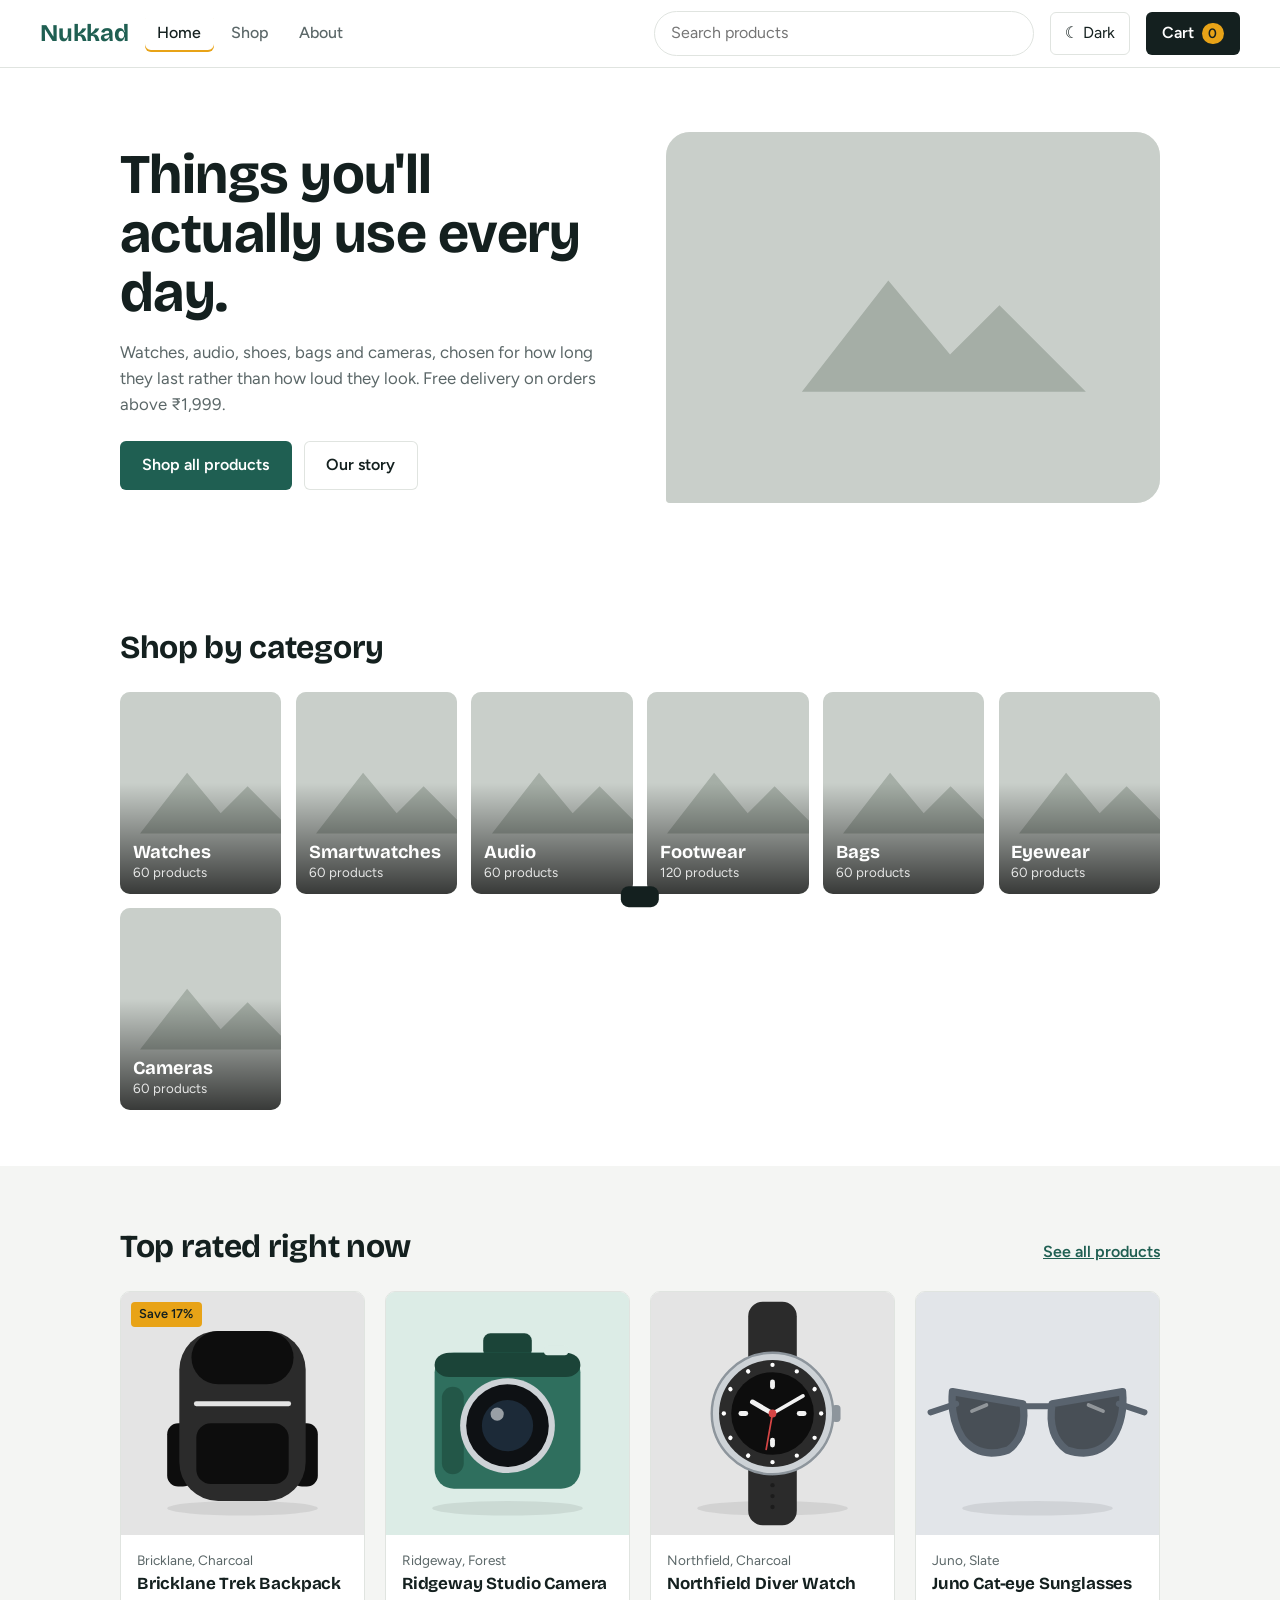
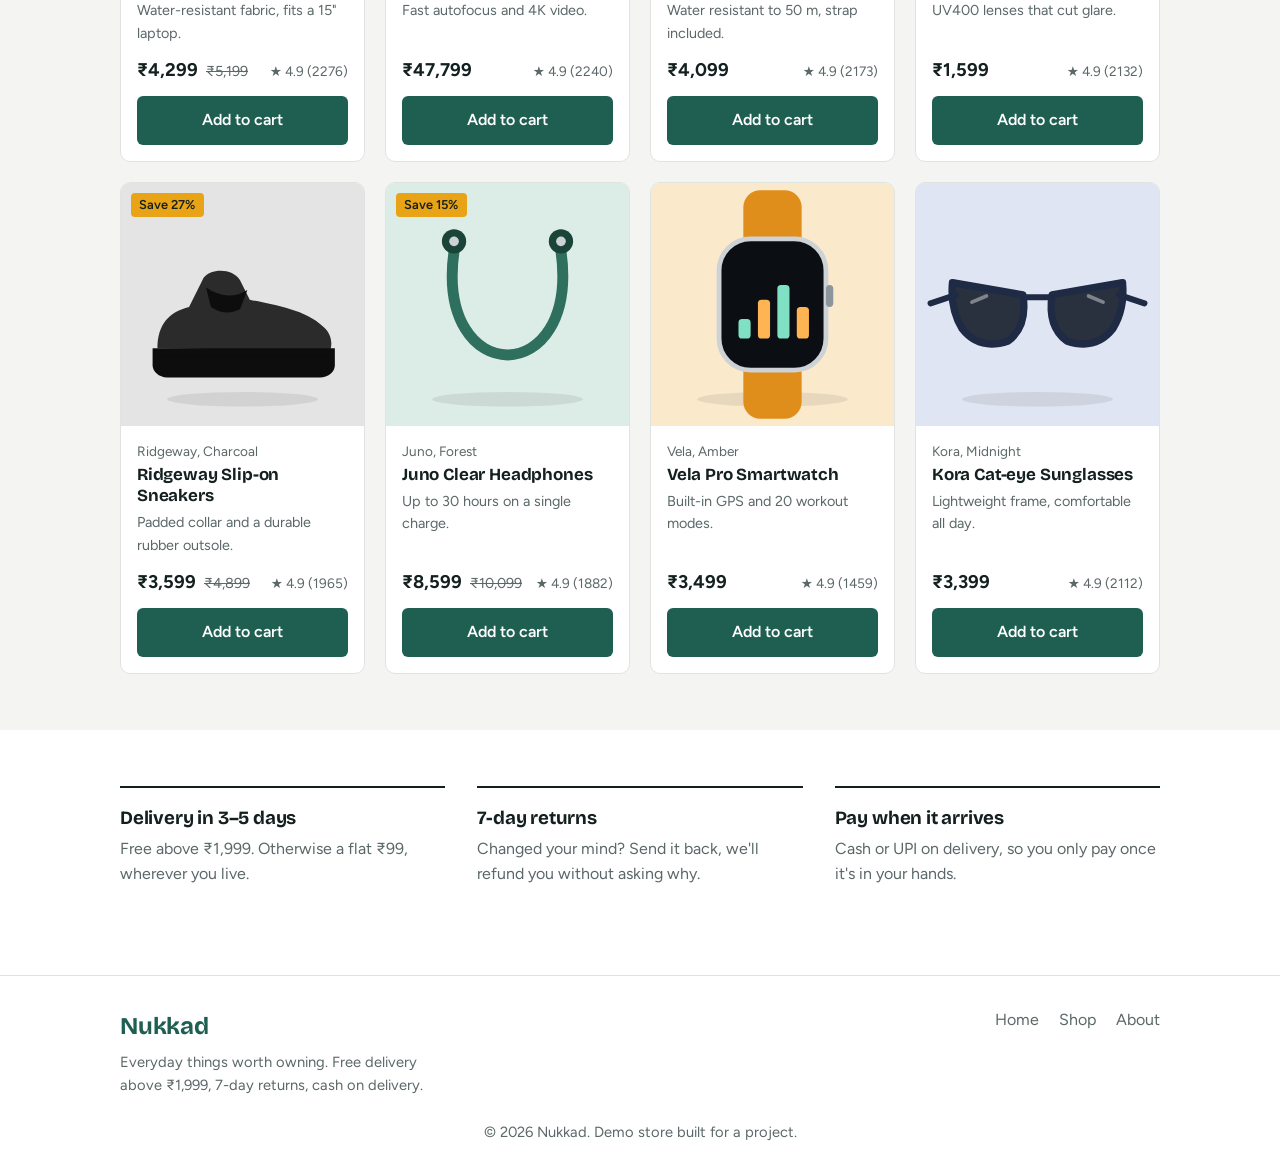
<file: index.html>
<!DOCTYPE html>
<html lang="en">
<head>
<meta charset="UTF-8">
<meta name="viewport" content="width=device-width, initial-scale=1">
<title>Nukkad – everyday things worth owning</title>
<script>try{var t=localStorage.getItem('nk-theme')||(matchMedia('(prefers-color-scheme: dark)').matches?'dark':'light');document.documentElement.dataset.theme=t}catch(e){}</script>
<link rel="preconnect" href="https://fonts.googleapis.com">
<link rel="preconnect" href="https://fonts.gstatic.com" crossorigin>
<link href="https://fonts.googleapis.com/css2?family=Bricolage+Grotesque:wght@500;700&family=Figtree:wght@400;500;600&display=swap" rel="stylesheet">
<link rel="stylesheet" href="style.css">
</head>
<body>
<main>
  <section class="hero wrap">
    <div>
      <h1>Things you'll actually use every day.</h1>
      <p>Watches, audio, shoes, bags and cameras, chosen for how long they last rather than how loud they look. Free delivery on orders above ₹1,999.</p>
      <div class="btns">
        <a class="btn" href="shop.html">Shop all products</a>
        <a class="btn alt" href="about.html">Our story</a>
      </div>
    </div>
    <img class="hero-img" src="https://images.unsplash.com/photo-1542291026-7eec264c27ff?auto=format&fit=crop&w=900&q=75" alt="A red running shoe on a plain background">
  </section>

  <section class="wrap block">
    <h2>Shop by category</h2>
    <div id="tiles" class="tiles"></div>
  </section>

  <section class="soft">
    <div class="wrap block">
      <div class="head"><h2>Top rated right now</h2><a href="shop.html">See all products</a></div>
      <div id="featured" class="grid"></div>
    </div>
  </section>

  <section class="wrap block promise">
    <div><h3>Delivery in 3–5 days</h3><p>Free above ₹1,999. Otherwise a flat ₹99, wherever you live.</p></div>
    <div><h3>7-day returns</h3><p>Changed your mind? Send it back, we'll refund you without asking why.</p></div>
    <div><h3>Pay when it arrives</h3><p>Cash or UPI on delivery, so you only pay once it's in your hands.</p></div>
  </section>
</main>
<script src="script.js"></script>
</body>
</html>
</file>
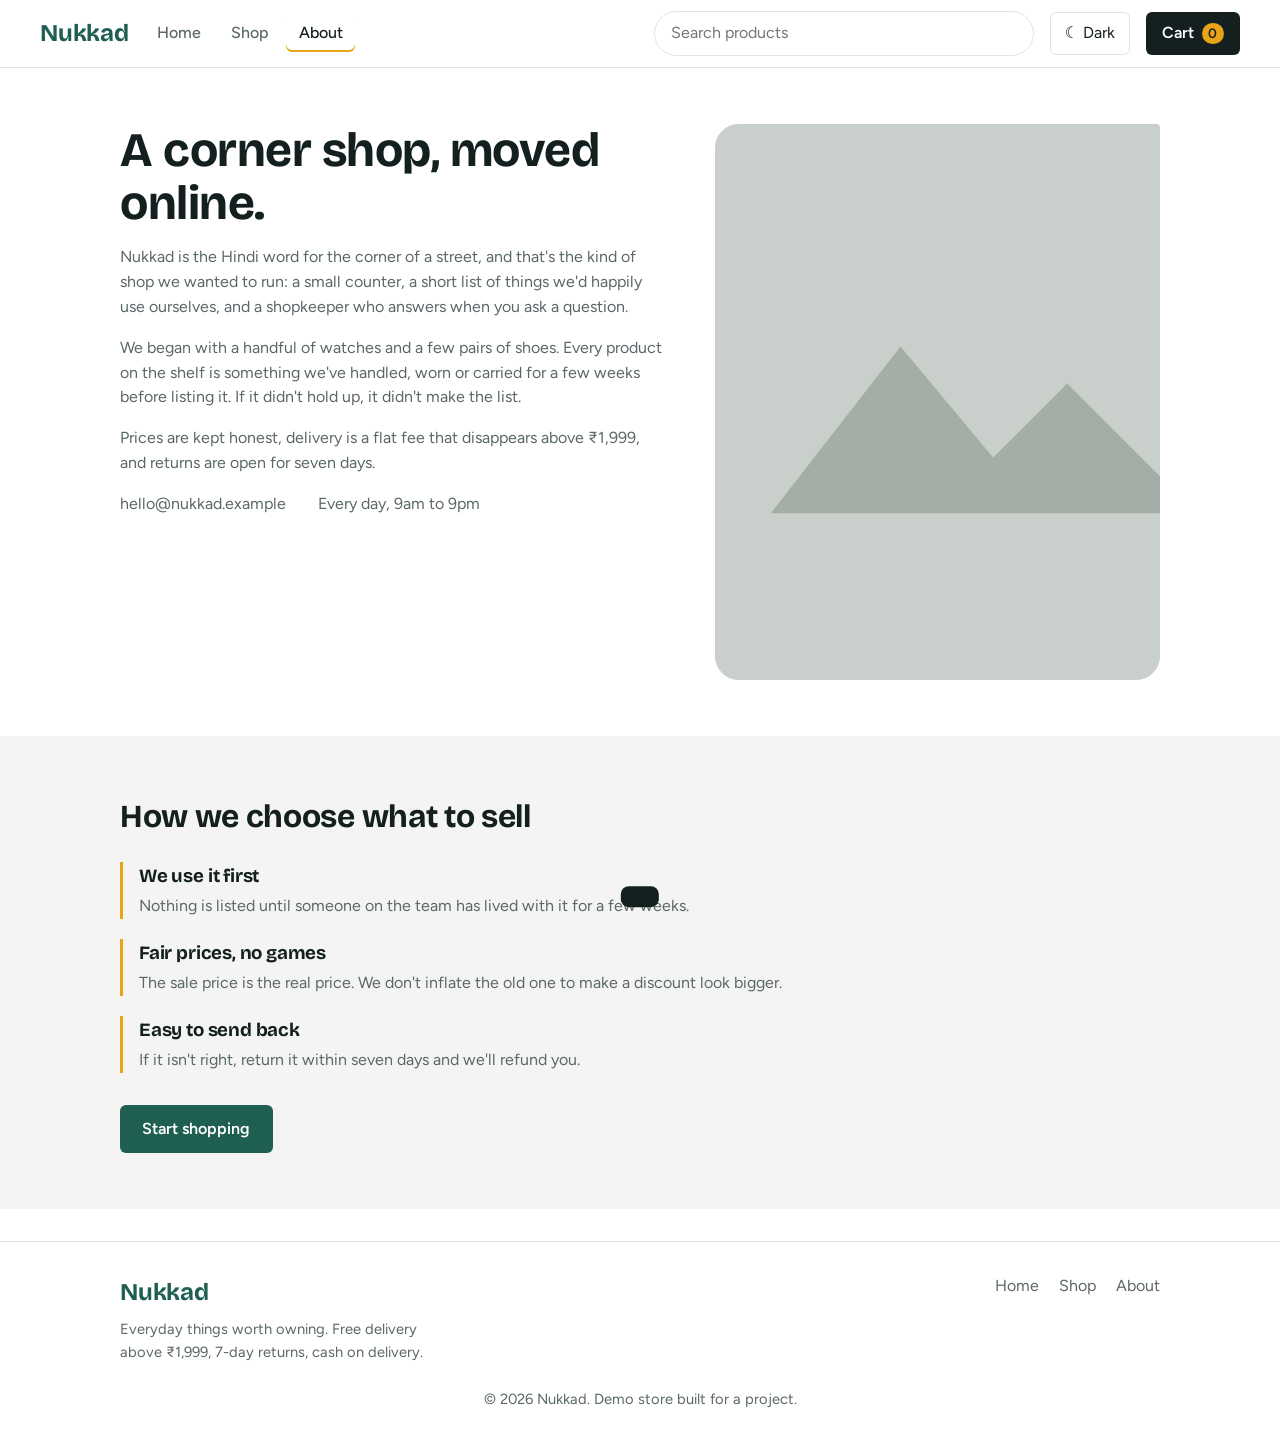
<file: about.html>
<!DOCTYPE html>
<html lang="en">
<head>
<meta charset="UTF-8">
<meta name="viewport" content="width=device-width, initial-scale=1">
<title>About – Nukkad</title>
<script>try{var t=localStorage.getItem('nk-theme')||(matchMedia('(prefers-color-scheme: dark)').matches?'dark':'light');document.documentElement.dataset.theme=t}catch(e){}</script>
<link rel="preconnect" href="https://fonts.googleapis.com">
<link rel="preconnect" href="https://fonts.gstatic.com" crossorigin>
<link href="https://fonts.googleapis.com/css2?family=Bricolage+Grotesque:wght@500;700&family=Figtree:wght@400;500;600&display=swap" rel="stylesheet">
<link rel="stylesheet" href="style.css">
</head>
<body>
<main>
  <section class="wrap block about">
    <div>
      <h1>A corner shop, moved online.</h1>
      <p>Nukkad is the Hindi word for the corner of a street, and that's the kind of shop we wanted to run: a small counter, a short list of things we'd happily use ourselves, and a shopkeeper who answers when you ask a question.</p>
      <p>We began with a handful of watches and a few pairs of shoes. Every product on the shelf is something we've handled, worn or carried for a few weeks before listing it. If it didn't hold up, it didn't make the list.</p>
      <p>Prices are kept honest, delivery is a flat fee that disappears above ₹1,999, and returns are open for seven days.</p>
      <p class="contact"><span>hello@nukkad.example</span><span>Every day, 9am to 9pm</span></p>
    </div>
    <img src="https://images.unsplash.com/photo-1553062407-98eeb64c6a62?auto=format&fit=crop&w=800&q=75" alt="A backpack resting on a bench">
  </section>

  <section class="soft">
    <div class="wrap block">
      <h2>How we choose what to sell</h2>
      <div class="values">
        <div><h3>We use it first</h3><p>Nothing is listed until someone on the team has lived with it for a few weeks.</p></div>
        <div><h3>Fair prices, no games</h3><p>The sale price is the real price. We don't inflate the old one to make a discount look bigger.</p></div>
        <div><h3>Easy to send back</h3><p>If it isn't right, return it within seven days and we'll refund you.</p></div>
      </div>
      <p style="margin-top:2rem"><a class="btn" href="shop.html">Start shopping</a></p>
    </div>
  </section>
</main>
<script src="script.js"></script>
</body>
</html>
</file>
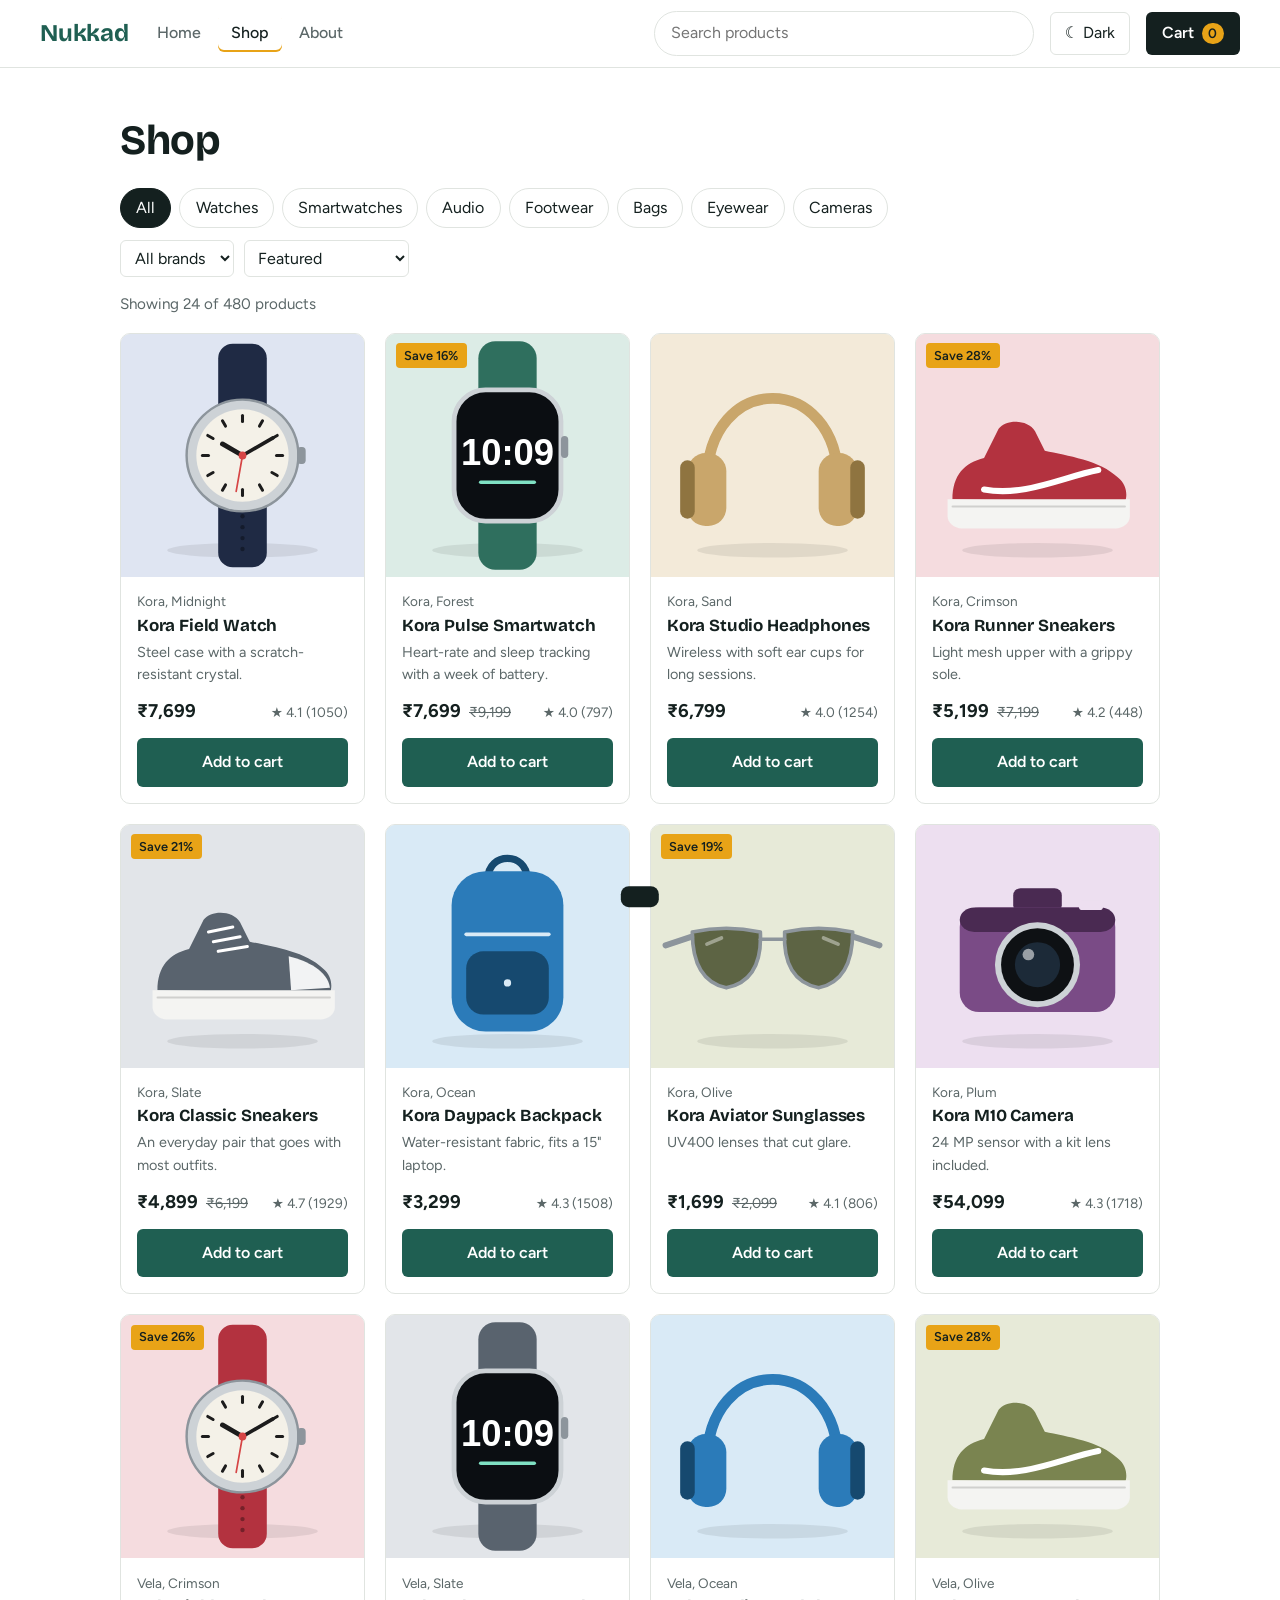
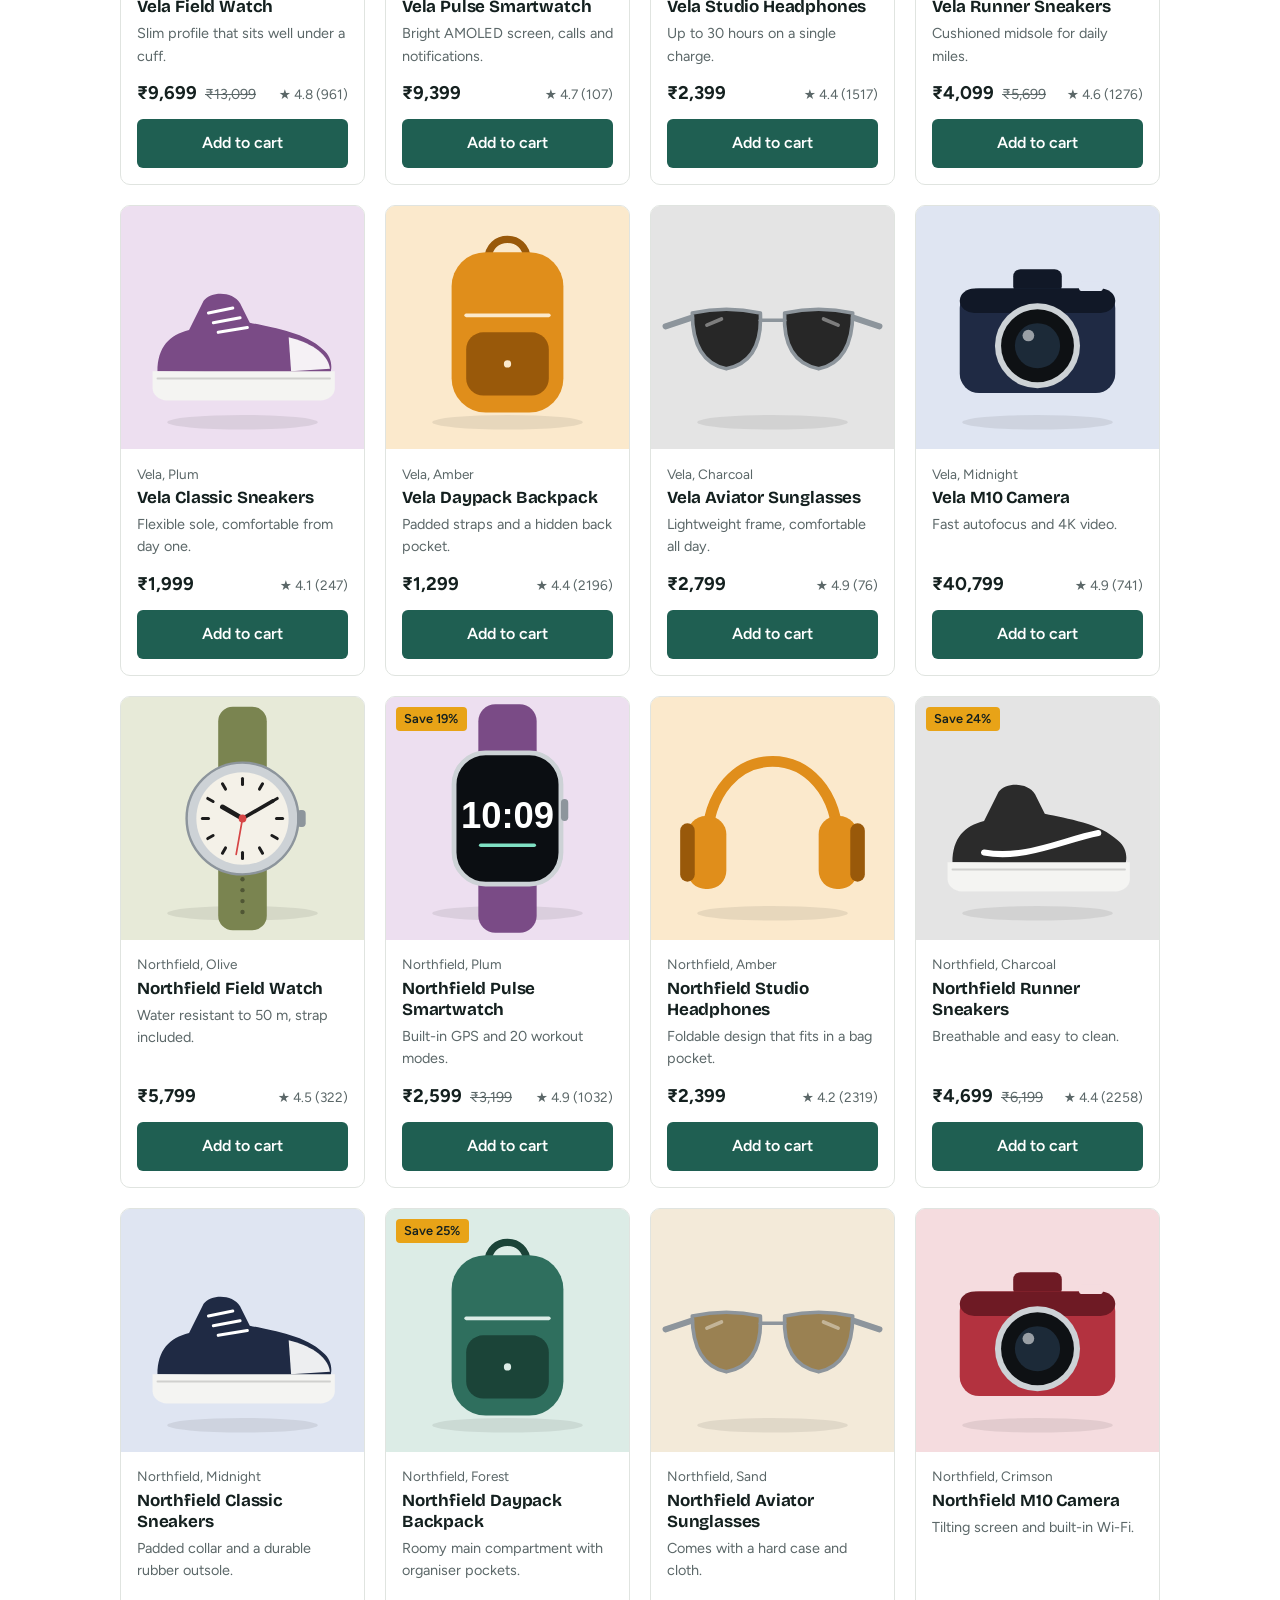
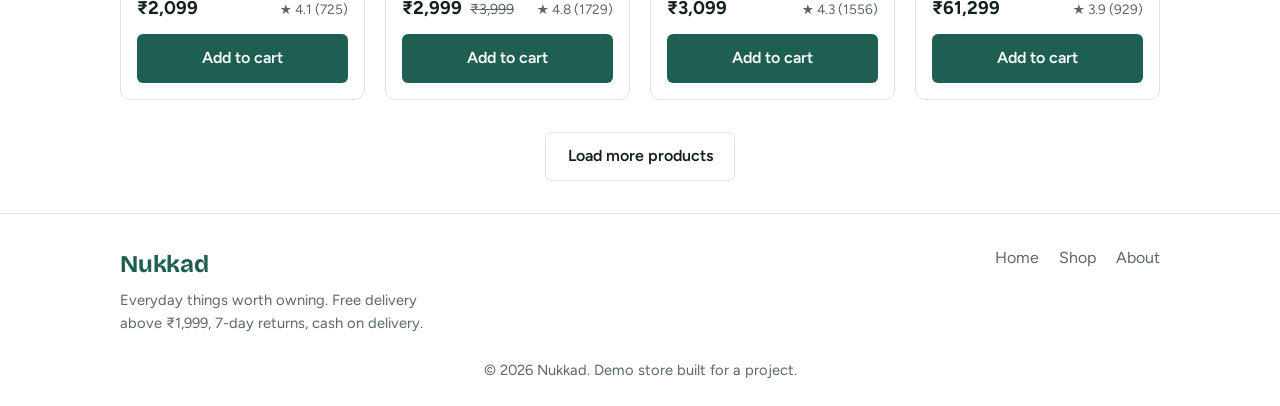
<file: shop.html>
<!DOCTYPE html>
<html lang="en">
<head>
<meta charset="UTF-8">
<meta name="viewport" content="width=device-width, initial-scale=1">
<title>Shop – Nukkad</title>
<script>try{var t=localStorage.getItem('nk-theme')||(matchMedia('(prefers-color-scheme: dark)').matches?'dark':'light');document.documentElement.dataset.theme=t}catch(e){}</script>
<link rel="preconnect" href="https://fonts.googleapis.com">
<link rel="preconnect" href="https://fonts.gstatic.com" crossorigin>
<link href="https://fonts.googleapis.com/css2?family=Bricolage+Grotesque:wght@500;700&family=Figtree:wght@400;500;600&display=swap" rel="stylesheet">
<link rel="stylesheet" href="style.css">
</head>
<body>
<main class="wrap">
  <div class="page-title"><h1>Shop</h1></div>
  <div class="toolbar" style="margin-top:1rem">
    <div id="chips" class="chips"></div>
    <div class="selects">
      <select id="brand" aria-label="Filter by brand"></select>
      <select id="sort" aria-label="Sort products">
        <option value="featured">Featured</option>
        <option value="low">Price: low to high</option>
        <option value="high">Price: high to low</option>
        <option value="rating">Top rated</option>
      </select>
    </div>
  </div>
  <p id="count" class="count"></p>
  <div id="grid" class="grid"></div>
  <button id="more" class="btn alt more" type="button">Load more products</button>
</main>
<script src="script.js"></script>
</body>
</html>
</file>
<file: style.css>
:root{
  --bg:#fff; --soft:#f4f5f3; --card:#fff; --ink:#14201f; --muted:#5b6768; --line:#e0e4e0;
  --brand:#1f5f52; --brand-dark:#174a40; --accent:#e8a317; --danger:#b3261e; --ph:#e6e9e4;
  color-scheme:light;
}
[data-theme="dark"]{
  --bg:#0c0e0e; --soft:#121515; --card:#171a1a; --ink:#eef1ef; --muted:#9aa5a4; --line:#2a2f2f;
  --brand:#2a8570; --brand-dark:#34a189; --danger:#ff8a80; --ph:#232828;
  color-scheme:dark;
}
*{box-sizing:border-box;margin:0}
html{scroll-behavior:smooth}
body{font-family:'Figtree',system-ui,-apple-system,'Segoe UI',Roboto,sans-serif;background:var(--bg);color:var(--ink);line-height:1.55;transition:background .2s,color .2s}
body.lock{overflow:hidden}
img{display:block;max-width:100%}
a{color:inherit}
h1,h2,h3,.logo{font-family:'Bricolage Grotesque','Figtree',system-ui,sans-serif;letter-spacing:-.01em}
:focus-visible{outline:3px solid var(--accent);outline-offset:2px}
.muted{color:var(--muted);font-size:.92rem}
.wrap{max-width:1120px;margin:0 auto;padding-inline:clamp(1rem,4vw,2.5rem)}
.block{padding-block:clamp(2rem,5vw,3.5rem)}
.soft{background:var(--soft)}
.head{display:flex;justify-content:space-between;align-items:baseline;gap:1rem;margin-bottom:1.25rem}
.head h2,.block>h2{font-size:clamp(1.5rem,3vw,2rem);margin-bottom:1.25rem}
.head h2{margin:0}
.head a{color:var(--brand);font-weight:600}
[data-theme="dark"] .head a{color:#5fc9ae}

/* header */
.top{position:sticky;top:0;z-index:20;display:flex;align-items:center;gap:1rem;padding:.7rem clamp(1rem,4vw,2.5rem);background:var(--card);border-bottom:1px solid var(--line)}
.logo{font-size:1.5rem;font-weight:700;color:var(--brand);text-decoration:none}
[data-theme="dark"] .logo{color:#5fc9ae}
.nav{display:flex;gap:.25rem}
.nav a{padding:.4rem .8rem;border-radius:6px;text-decoration:none;font-weight:500;color:var(--muted)}
.nav a:hover{color:var(--ink)}
.nav a[aria-current="page"]{color:var(--ink);box-shadow:inset 0 -2px 0 var(--accent)}
.search{flex:1;min-width:0;max-width:380px;margin-left:auto}
.search input{width:100%;padding:.55rem 1rem;border:1px solid var(--line);border-radius:999px;background:var(--bg);color:var(--ink);font:inherit}
.ghost{padding:.5rem .85rem;border:1px solid var(--line);border-radius:6px;background:none;color:var(--ink);font:inherit;cursor:pointer;white-space:nowrap}
.ghost:hover{background:var(--soft)}
.cart-btn{display:flex;align-items:center;gap:.5rem;padding:.55rem 1rem;border:0;border-radius:6px;background:var(--ink);color:var(--bg);font:inherit;font-weight:600;cursor:pointer}
.cart-btn span{min-width:1.4rem;padding:0 .35rem;border-radius:999px;background:var(--accent);color:#14201f;font-size:.85rem;text-align:center}

/* buttons */
.btn{display:inline-block;padding:.75rem 1.4rem;border:0;border-radius:6px;background:var(--brand);color:#fff;font:inherit;font-weight:600;text-decoration:none;text-align:center;cursor:pointer;transition:background .15s}
.btn:hover{background:var(--brand-dark)}
.btn:disabled{opacity:.5;cursor:not-allowed}
.btn.full{width:100%}
.btn.alt{background:none;color:var(--ink);box-shadow:inset 0 0 0 1px var(--line)}
.btn.alt:hover{background:var(--soft)}
.x{border:0;background:none;font-size:1.2rem;cursor:pointer;color:var(--muted);padding:.25rem .5rem}

/* home */
.hero{display:grid;grid-template-columns:1fr 1fr;gap:clamp(1.5rem,4vw,3.5rem);align-items:center;padding-block:clamp(1.5rem,5vw,4rem)}
.hero h1{font-size:clamp(2.1rem,5vw,3.5rem);line-height:1.06;margin-bottom:1rem}
.hero p{color:var(--muted);max-width:44ch;margin-bottom:1.5rem;font-size:1.05rem}
.hero .btns{display:flex;flex-wrap:wrap;gap:.75rem}
.hero-img{width:100%;aspect-ratio:4/3;object-fit:cover;border-radius:24px 24px 24px 4px;background:var(--ph)}
.tiles{display:grid;grid-template-columns:repeat(auto-fill,minmax(150px,1fr));gap:.9rem}
.tile{position:relative;display:block;aspect-ratio:4/5;overflow:hidden;border-radius:10px;background:var(--ph);color:#fff;text-decoration:none}
.tile img{position:absolute;inset:0;width:100%;height:100%;object-fit:cover;transition:transform .3s}
.tile:hover img{transform:scale(1.05)}
.tile::after{content:"";position:absolute;inset:0;background:linear-gradient(transparent 45%,rgba(0,0,0,.72))}
.tile span,.tile small{position:absolute;left:.8rem;z-index:1}
.tile span{bottom:1.7rem;font-family:'Bricolage Grotesque',system-ui,sans-serif;font-size:1.15rem;font-weight:700}
.tile small{bottom:.7rem;opacity:.85}
.promise{display:grid;grid-template-columns:repeat(3,1fr);gap:2rem}
.promise div{padding-top:1rem;border-top:2px solid var(--ink)}
.promise h3{margin-bottom:.25rem}
.promise p{color:var(--muted)}

/* shop */
.toolbar{display:flex;flex-wrap:wrap;align-items:center;justify-content:space-between;gap:.75rem}
.chips{display:flex;flex-wrap:wrap;gap:.5rem}
.chip{padding:.4rem .95rem;border:1px solid var(--line);border-radius:999px;background:var(--card);color:var(--ink);font:inherit;cursor:pointer}
.chip[aria-pressed="true"]{background:var(--ink);border-color:var(--ink);color:var(--bg)}
.selects{display:flex;flex-wrap:wrap;gap:.6rem}
.selects select{padding:.45rem .6rem;border:1px solid var(--line);border-radius:6px;background:var(--card);color:var(--ink);font:inherit}
.count{margin:1rem 0;color:var(--muted);font-size:.95rem}
.page-title{padding-top:clamp(1.5rem,4vw,2.5rem)}
.page-title h1{font-size:clamp(1.8rem,4vw,2.6rem)}
.more{display:block;margin:2rem auto 0}
.more[hidden]{display:none}
.grid{display:grid;grid-template-columns:repeat(auto-fill,minmax(230px,1fr));gap:1.25rem}
.empty{grid-column:1/-1;padding:3rem 1rem;text-align:center;color:var(--muted)}
.empty .btn{margin-top:1rem}
.card{display:flex;flex-direction:column;background:var(--card);border:1px solid var(--line);border-radius:10px;overflow:hidden}
.ph{position:relative;aspect-ratio:1/1;overflow:hidden;background:var(--ph)}
.ph img{width:100%;height:100%;object-fit:cover}
.tag{position:absolute;top:.6rem;left:.6rem;padding:.15rem .55rem;border-radius:4px;background:var(--accent);color:#14201f;font-size:.8rem;font-weight:600}
.info{display:flex;flex-direction:column;flex:1;padding:.9rem 1rem 1rem}
.brand{font-size:.85rem;color:var(--muted)}
.info h3{font-size:1.06rem;line-height:1.25;margin:.15rem 0 .3rem}
.d{font-size:.9rem;color:var(--muted);margin-bottom:.75rem}
.pr{display:flex;flex-wrap:wrap;align-items:baseline;gap:.15rem .5rem;margin-top:auto;margin-bottom:.75rem}
.pr b{font-size:1.15rem}
.pr s{color:var(--muted);font-size:.9rem}
.rt{margin-left:auto;font-size:.85rem;color:var(--muted)}

/* about */
.about{display:grid;grid-template-columns:1.1fr .9fr;gap:clamp(1.5rem,4vw,3.5rem);align-items:start}
.about h1{font-size:clamp(2rem,4.5vw,3rem);line-height:1.1;margin-bottom:1rem}
.about p{margin-bottom:1rem;max-width:60ch;color:var(--muted)}
.about img{width:100%;aspect-ratio:4/5;object-fit:cover;border-radius:24px 4px 24px 24px;background:var(--ph)}
.values{display:grid;gap:1.25rem}
.values div{padding-left:1rem;border-left:3px solid var(--accent)}
.values h3{margin-bottom:.2rem}
.values p{margin:0;color:var(--muted)}
.contact{display:flex;flex-wrap:wrap;gap:.5rem 2rem;color:var(--muted)}

/* footer */
footer{margin-top:2rem;padding:2rem 0 1.5rem;border-top:1px solid var(--line);background:var(--card)}
.foot{display:flex;flex-wrap:wrap;justify-content:space-between;gap:1.5rem}
.foot p{max-width:38ch;margin-top:.4rem}
.foot nav{display:flex;gap:1.25rem}
.foot nav a{text-decoration:none;color:var(--muted)}
.foot nav a:hover{color:var(--ink)}
.copy{text-align:center;margin-top:1.5rem}

/* cart drawer */
.overlay{position:fixed;inset:0;z-index:30;background:rgba(0,0,0,.55);opacity:0;pointer-events:none;transition:opacity .2s}
.overlay.show{opacity:1;pointer-events:auto}
.drawer{position:fixed;top:0;right:0;bottom:0;z-index:40;display:flex;flex-direction:column;width:min(420px,100%);background:var(--card);transform:translateX(100%);visibility:hidden;transition:transform .25s,visibility .25s}
.drawer.open{transform:none;visibility:visible}
.drawer-head{display:flex;justify-content:space-between;align-items:center;padding:1rem 1.25rem;border-bottom:1px solid var(--line)}
.cart-items{flex:1;overflow-y:auto;padding:.5rem 1.25rem}
.empty-cart{padding:2.5rem 0;text-align:center;color:var(--muted)}
.line{display:grid;grid-template-columns:64px 1fr auto;gap:.85rem;padding:.9rem 0;border-bottom:1px solid var(--line)}
.line img{width:64px;height:64px;object-fit:cover;border-radius:6px;background:var(--ph)}
.line h4{font-size:.98rem;font-weight:600;line-height:1.3}
.line .p{font-size:.9rem;color:var(--muted)}
.qty{display:inline-flex;align-items:center;margin-top:.4rem;border:1px solid var(--line);border-radius:6px}
.qty button{width:30px;height:30px;border:0;background:none;color:var(--ink);font-size:1.05rem;cursor:pointer}
.qty span{min-width:26px;text-align:center}
.rm{align-self:start;border:0;background:none;color:var(--danger);font:inherit;font-size:.85rem;cursor:pointer;text-decoration:underline}
.cart-foot{padding:1rem 1.25rem 1.25rem;border-top:1px solid var(--line)}
.row{display:flex;justify-content:space-between;margin-bottom:.4rem;color:var(--muted)}
.row.total{margin:.6rem 0 1rem;font-size:1.2rem;font-weight:600;color:var(--ink)}

/* checkout modal */
.modal{position:fixed;inset:0;z-index:50;display:grid;place-items:center;padding:1rem;background:rgba(0,0,0,.6);overflow-y:auto}
.modal[hidden]{display:none}
.modal-box{position:relative;width:min(440px,100%);padding:1.5rem;border-radius:12px;background:var(--card)}
.modal-box .x{position:absolute;top:.6rem;right:.6rem}
.modal label{display:block;margin-top:.85rem;font-size:.92rem;font-weight:500}
.modal input,.modal textarea,.modal select{display:block;width:100%;margin-top:.25rem;padding:.6rem .75rem;border:1px solid var(--line);border-radius:6px;font:inherit;background:var(--bg);color:var(--ink)}
.modal .bad{border-color:var(--danger)}
.err{display:block;min-height:1.1em;color:var(--danger);font-size:.82rem;font-weight:400}
.modal .btn{margin-top:1rem}
#done{padding:1rem 0 .5rem;text-align:center}
#done p{margin:.6rem 0 1.2rem;color:var(--muted)}

.toast{position:fixed;left:50%;bottom:1.5rem;z-index:60;padding:.65rem 1.2rem;border-radius:8px;background:var(--ink);color:var(--bg);transform:translate(-50%,150%);transition:transform .25s;pointer-events:none}
.toast.show{transform:translate(-50%,0)}

@media (max-width:820px){
  .hero,.about{grid-template-columns:1fr}
  .promise{grid-template-columns:1fr;gap:1.25rem}
  .about img{aspect-ratio:4/3}
}
@media (max-width:720px){
  .top{flex-wrap:wrap;row-gap:.6rem}
  #themeBtn{margin-left:auto}
  .nav{order:3;flex-basis:100%}
  .search{order:4;flex-basis:100%;max-width:none;margin-left:0}
  .grid{grid-template-columns:repeat(2,1fr);gap:.75rem}
  .info{padding:.7rem}
  .d{display:none}
  .rt{margin-left:0;flex-basis:100%}
}
@media (max-width:380px){.grid{grid-template-columns:1fr}}
@media (prefers-reduced-motion:reduce){*{transition:none!important;scroll-behavior:auto!important}}
</file>
